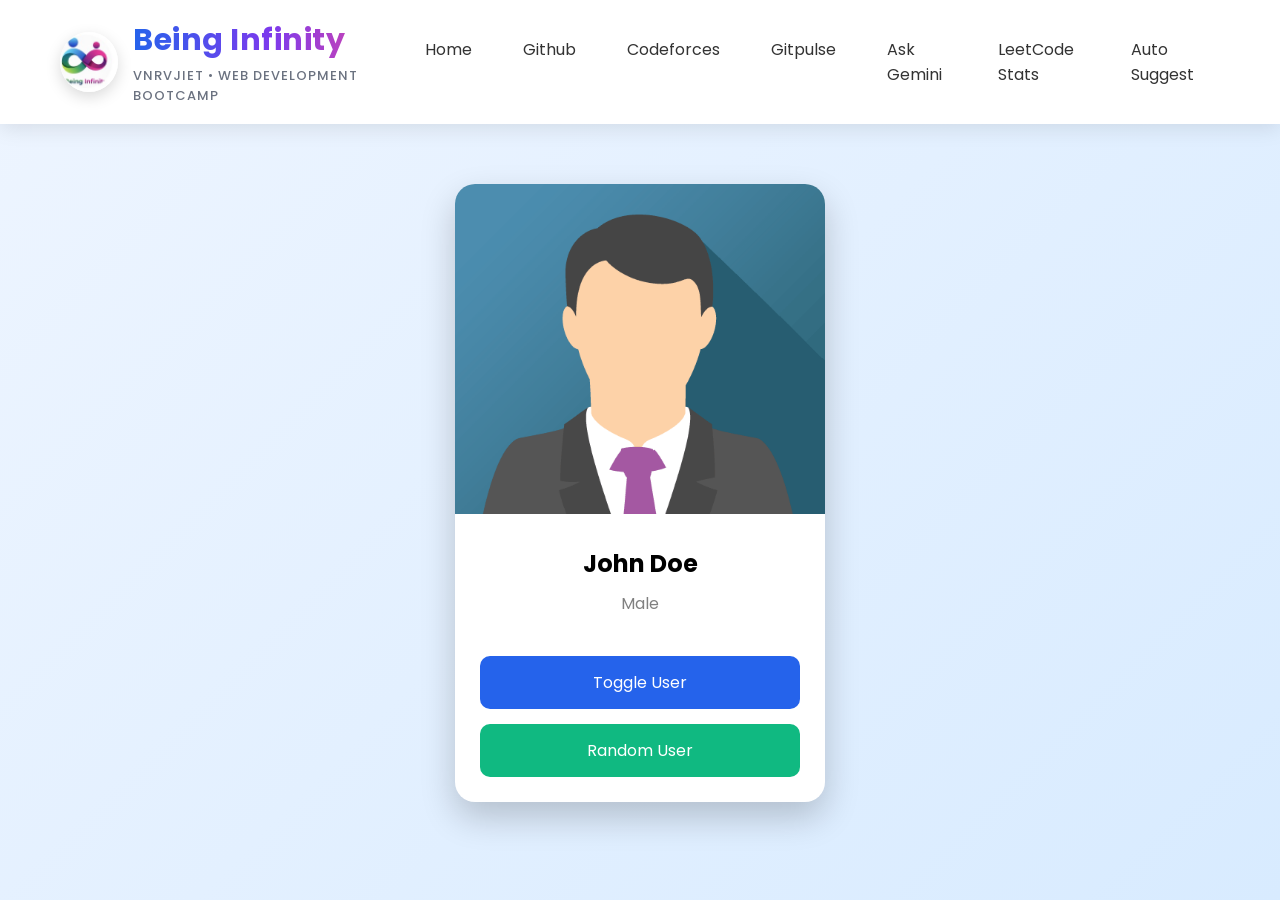
<file: target/classes/static/index.html>
<!DOCTYPE html>
<html lang="en">
<head>

    <meta charset="UTF-8">

    <meta name="viewport" content="width=device-width, initial-scale=1.0">

    <title>Being Infinity</title>

    <link href="https://fonts.googleapis.com/css2?family=Poppins:wght@300;400;500;600;700&display=swap"
        rel="stylesheet">

    <link rel="stylesheet" href="index.css">

</head>

<body>

    <nav class="navbar">

       <div class="logo">

    <img src="being-infinity.png" alt="Being Infinity Logo">

    <div class="logo-text">

        <h2>Being Infinity</h2>

        <p>VNRVJIET • Web Development Bootcamp</p>

    </div>

</div>
        <div class="nav-links">

            <a href="#">Home</a>

            <a href="https://github.com/" target="_blank">Github</a>
            <a href="codeforces-stats.html" target="_blank">Codeforces</a>
            <a href="gitpulse.html" target="_blank"> Gitpulse</a>
            <a href="ask-gemini.html" target="_blank">Ask Gemini</a>
            <a href="leetcode-stats.html"target=_blank">LeetCode Stats</a>
            <a href="autosuggest.html" target="_blank">Auto Suggest</a>
        </div>

    </nav>

    <main>

        <div class="card">

            <img
                id="user-image"
                src="john.png"
                alt="User Image">

            <div class="card-content">

                <h2 id="user-name">John Doe</h2>

                <p id="user-gender">Male</p>

                <button class="toggle-btn" onclick="toggleUser()">

                    Toggle User

                </button>

                <button class="random-btn" onclick="randomUser()">

                    Random User

                </button>

            </div>

        </div>

    </main>

    <script src="index.js"></script>
</body>
</html>
</file>
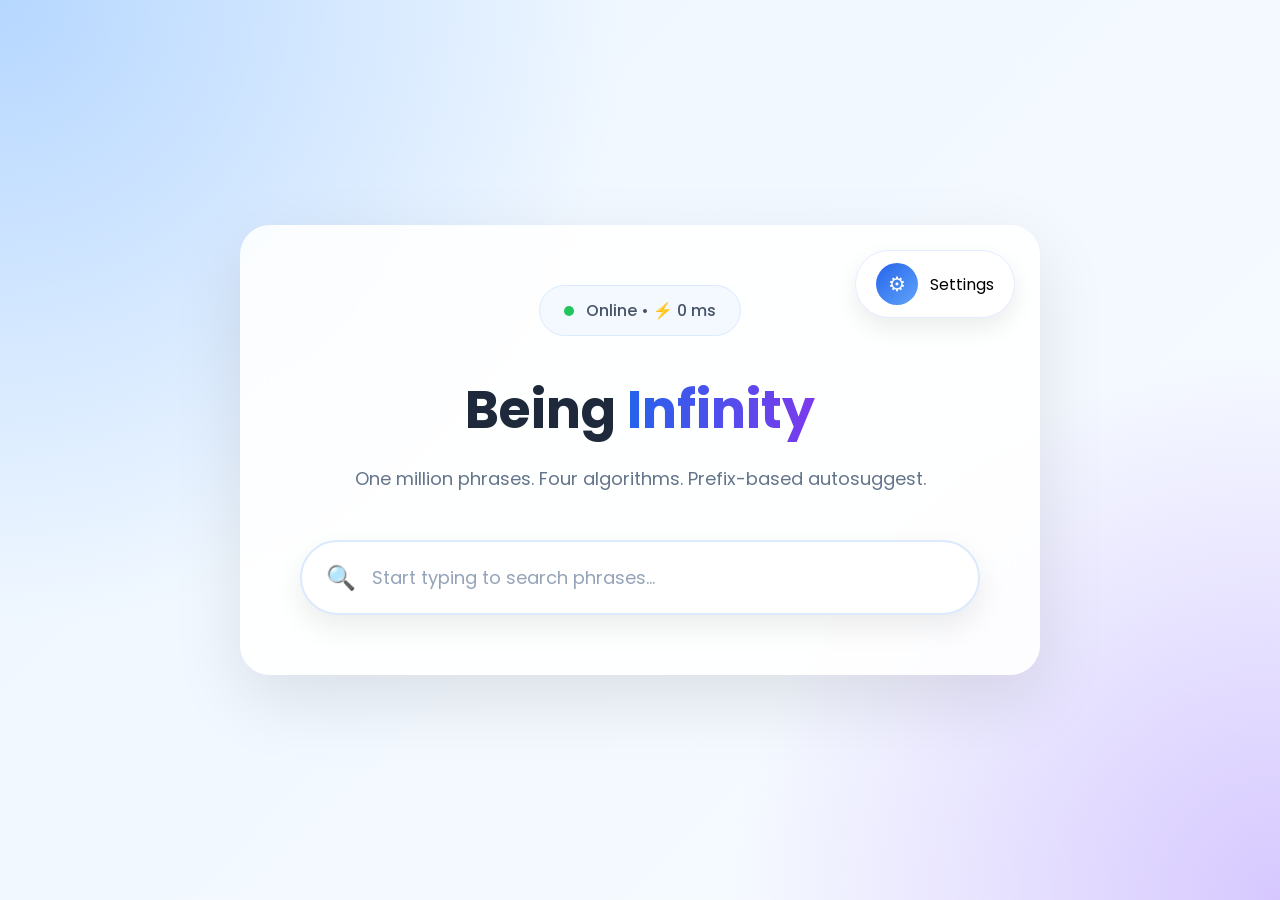
<file: target/classes/static/autosuggest.html>
<!DOCTYPE html>
<html lang="en">
<head>
<meta charset="UTF-8">
<meta name="viewport" content="width=device-width, initial-scale=1.0">

<title>Being Infinity</title>

<link href="https://fonts.googleapis.com/css2?family=Poppins:wght@300;400;500;600;700&display=swap" rel="stylesheet">

<style>

*{
    margin:0;
    padding:0;
    box-sizing:border-box;
    font-family:"Poppins",sans-serif;
}

body{
    min-height:100vh;
    display:flex;
    justify-content:center;
    align-items:center;
    background:
        radial-gradient(circle at top left,#b6d7ff 0%,transparent 40%),
        radial-gradient(circle at bottom right,#d6c8ff 0%,transparent 35%),
        linear-gradient(135deg,#edf6ff,#f8fbff);
}

.container{
    width:800px;
    padding:60px;
    border-radius:30px;
    background:rgba(255,255,255,.88);
    backdrop-filter:blur(20px);
    box-shadow:0 25px 70px rgba(0,0,0,.10);
    text-align:center;
    position:relative;
}

/* Settings Button */

.settings{
    position:absolute;
    top:25px;
    right:25px;
    display:flex;
    align-items:center;
    gap:12px;
    padding:12px 20px;
    border-radius:50px;
    background:white;
    border:1px solid #e6ecff;
    cursor:pointer;
    transition:.4s;
    box-shadow:0 10px 25px rgba(0,0,0,.08);
}

.settings:hover{
    background:linear-gradient(135deg,#2563eb,#4f8cff);
    color:white;
    transform:translateY(-4px);
}

.gear{
    width:42px;
    height:42px;
    border-radius:50%;
    background:linear-gradient(135deg,#2563eb,#60a5fa);
    color:white;
    display:flex;
    justify-content:center;
    align-items:center;
    font-size:20px;
    transition:.5s;
}

.settings:hover .gear{
    transform:rotate(180deg);
    background:white;
    color:#2563eb;
}

/* Status */

.status{
    display:inline-flex;
    align-items:center;
    gap:12px;
    padding:12px 24px;
    border-radius:40px;
    background:#f4f8ff;
    border:1px solid #dbeafe;
    color:#475569;
    margin-bottom:35px;
    font-weight:500;
}

.dot{
    width:10px;
    height:10px;
    border-radius:50%;
    background:#22c55e;
    animation:pulse 1.5s infinite;
}

@keyframes pulse{

0%{
box-shadow:0 0 0 0 rgba(34,197,94,.5);
}

70%{
box-shadow:0 0 0 10px rgba(34,197,94,0);
}

100%{
box-shadow:0 0 0 0 rgba(34,197,94,0);
}

}

/* Heading */

h1{
    font-size:52px;
    margin-bottom:15px;
    color:#1e293b;
}

.gradient{
    background:linear-gradient(90deg,#2563eb,#7c3aed);
    -webkit-background-clip:text;
    -webkit-text-fill-color:transparent;
}

p{
    color:#64748b;
    font-size:18px;
    margin-bottom:45px;
    line-height:1.7;
}

/* Search Bar */

.search-box{
    display:flex;
    align-items:center;
    background:white;
    border:2px solid #dbeafe;
    border-radius:60px;
    padding:18px 24px;
    box-shadow:0 12px 30px rgba(0,0,0,.08);
    transition:.35s;
}

.search-box:hover{
    border-color:#3b82f6;
    box-shadow:0 18px 40px rgba(37,99,235,.18);
}

.search-box span{
    font-size:24px;
    margin-right:16px;
}

.search-box input{
    flex:1;
    border:none;
    outline:none;
    font-size:18px;
    background:transparent;
}

.search-box input::placeholder{
    color:#94a3b8;
}

</style>

</head>

<body>

<div class="container">

    <div class="settings">
        <div class="gear">⚙</div>
        <span>Settings</span>
    </div>

    <div class="status">
        <div class="dot"></div>
        Online • ⚡ 0 ms
    </div>

    <h1>
        Being <span class="gradient">Infinity</span>
    </h1>

    <p>
        One million phrases. Four algorithms. Prefix-based autosuggest.
    </p>

    <div class="search-box">
        <span>🔍</span>
        <input
            type="text"
            placeholder="Start typing to search phrases..."
        >
    </div>

</div>

</body>
</html>
</file>
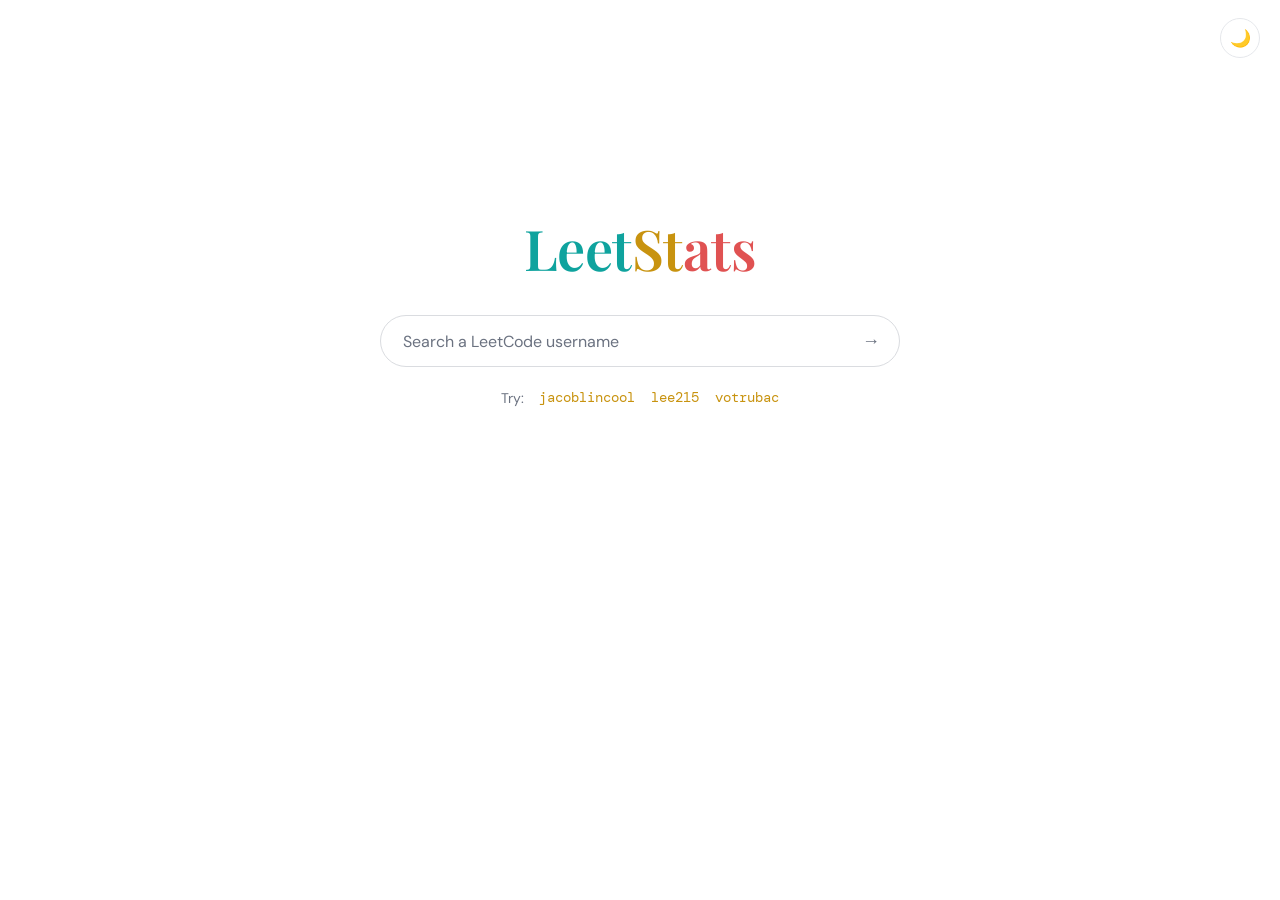
<file: target/classes/static/leetcode-stats.html>
<!DOCTYPE html>
<html lang="en" data-theme="light">
<head>
<meta charset="UTF-8">
<meta name="viewport" content="width=device-width, initial-scale=1.0">
<title>LeetStats</title>
<link rel="preconnect" href="https://fonts.googleapis.com">
<link rel="preconnect" href="https://fonts.gstatic.com" crossorigin>
<link href="https://fonts.googleapis.com/css2?family=Playfair+Display:wght@600&family=DM+Sans:wght@400;500;700&family=DM+Mono:wght@400;500&display=swap" rel="stylesheet">
<style>
  :root, [data-theme="light"] {
    --bg: #ffffff;
    --text: #1f2328;
    --muted: #6b7280;
    --line: #e5e7eb;
    --surface: #ffffff;
    --input-border: #dadce0;
    --input-shadow: rgba(32, 33, 36, 0.12);
    --track: #f0f1f3;
    --easy: #0fa39e;
    --medium: #c8930f;
    --hard: #e05252;
    --accent: #c8930f;
    --card-shadow: 0 1px 3px rgba(32, 33, 36, 0.08), 0 8px 28px rgba(32, 33, 36, 0.06);
  }
  [data-theme="dark"] {
    --bg: #0a0b0d;
    --text: #e9e7e2;
    --muted: #8b8f98;
    --line: rgba(255, 255, 255, 0.09);
    --surface: #121418;
    --input-border: rgba(255, 255, 255, 0.14);
    --input-shadow: rgba(0, 0, 0, 0.5);
    --track: rgba(255, 255, 255, 0.08);
    --easy: #3ddad7;
    --medium: #e3b341;
    --hard: #ff6b6b;
    --accent: #e3b341;
    --card-shadow: 0 20px 50px rgba(0, 0, 0, 0.45);
  }

  * { margin: 0; padding: 0; box-sizing: border-box; }

  html, body { height: 100%; }

  body {
    background: var(--bg);
    color: var(--text);
    font-family: "DM Sans", system-ui, sans-serif;
    display: flex;
    flex-direction: column;
    align-items: center;
    transition: background 0.25s, color 0.25s;
  }

  /* theme toggle, top right */
  .theme-toggle {
    position: fixed;
    top: 18px;
    right: 20px;
    width: 40px;
    height: 40px;
    border-radius: 50%;
    border: 1px solid var(--line);
    background: var(--surface);
    color: var(--text);
    font-size: 17px;
    cursor: pointer;
    display: flex;
    align-items: center;
    justify-content: center;
    transition: background 0.25s, border-color 0.25s, transform 0.15s;
    z-index: 10;
  }
  .theme-toggle:hover { transform: scale(1.06); }
  .theme-toggle:focus-visible { outline: 2px solid var(--accent); outline-offset: 2px; }

  main {
    width: 100%;
    max-width: 640px;
    padding: 0 24px 64px;
    display: flex;
    flex-direction: column;
    align-items: center;
    /* Google-style: sits a bit above vertical center when idle */
    margin-top: clamp(96px, 24vh, 210px);
    transition: margin-top 0.45s cubic-bezier(0.3, 0.8, 0.3, 1);
  }
  body.has-result main { margin-top: 72px; }

  .wordmark {
    font-family: "Playfair Display", serif;
    font-weight: 600;
    font-size: clamp(40px, 8vw, 56px);
    letter-spacing: -0.01em;
    margin-bottom: 30px;
    user-select: none;
  }
  .wordmark .l { color: var(--easy); }
  .wordmark .e { color: var(--medium); }
  .wordmark .t { color: var(--hard); }

  /* search */
  .search {
    width: 100%;
    max-width: 520px;
    display: flex;
    align-items: center;
    gap: 12px;
    background: var(--surface);
    border: 1px solid var(--input-border);
    border-radius: 999px;
    padding: 0 8px 0 22px;
    height: 52px;
    transition: box-shadow 0.2s, border-color 0.2s, background 0.25s;
  }
  .search:focus-within {
    box-shadow: 0 2px 10px var(--input-shadow);
    border-color: transparent;
  }
  [data-theme="dark"] .search:focus-within { border-color: var(--accent); box-shadow: none; }

  .search input {
    flex: 1;
    min-width: 0;
    border: none;
    outline: none;
    background: transparent;
    color: var(--text);
    font-family: "DM Mono", monospace;
    font-size: 16px;
  }
  .search input::placeholder { color: var(--muted); font-family: "DM Sans", sans-serif; }

  .search button {
    border: none;
    background: transparent;
    color: var(--muted);
    font-size: 18px;
    width: 40px;
    height: 40px;
    border-radius: 50%;
    cursor: pointer;
    display: flex;
    align-items: center;
    justify-content: center;
    transition: color 0.15s, background 0.15s;
  }
  .search button:hover { color: var(--accent); background: var(--track); }
  .search button:focus-visible { outline: 2px solid var(--accent); outline-offset: 1px; }
  .search button:disabled { opacity: 0.45; cursor: wait; }

  .try {
    margin-top: 20px;
    font-size: 14px;
    color: var(--muted);
    display: flex;
    gap: 14px;
    align-items: center;
    flex-wrap: wrap;
    justify-content: center;
  }
  .try button {
    background: none;
    border: none;
    padding: 2px 1px;
    color: var(--accent);
    font-family: "DM Mono", monospace;
    font-size: 13.5px;
    cursor: pointer;
    border-bottom: 1px dashed transparent;
    transition: border-color 0.15s;
  }
  .try button:hover { border-bottom-color: var(--accent); }
  .try button:focus-visible { outline: 2px solid var(--accent); outline-offset: 2px; }

  /* states */
  .loader {
    margin-top: 52px;
    width: 34px; height: 34px;
    border: 3px solid var(--track);
    border-top-color: var(--accent);
    border-radius: 50%;
    animation: spin 0.8s linear infinite;
  }
  @keyframes spin { to { transform: rotate(360deg); } }

  .error {
    margin-top: 44px;
    text-align: center;
    color: var(--muted);
    font-size: 14.5px;
    line-height: 1.6;
    max-width: 420px;
  }
  .error b { color: var(--hard); font-weight: 700; display: block; margin-bottom: 4px; }

  /* card */
  .card {
    width: 100%;
    margin-top: 44px;
    background: var(--surface);
    border: 1px solid var(--line);
    border-radius: 18px;
    padding: 30px 34px;
    box-shadow: var(--card-shadow);
    animation: rise 0.45s cubic-bezier(0.2, 0.7, 0.3, 1) both;
    transition: background 0.25s, border-color 0.25s;
  }
  @keyframes rise {
    from { opacity: 0; transform: translateY(14px); }
    to   { opacity: 1; transform: translateY(0); }
  }

  .card-head {
    display: flex;
    justify-content: space-between;
    align-items: baseline;
    gap: 10px;
    flex-wrap: wrap;
    margin-bottom: 26px;
  }
  .card-head a {
    font-family: "Playfair Display", serif;
    font-size: 23px;
    font-weight: 600;
    color: var(--text);
    text-decoration: none;
  }
  .card-head a:hover { color: var(--accent); }
  .card-head .rank {
    font-family: "DM Mono", monospace;
    font-size: 13px;
    color: var(--muted);
  }
  .card-head .rank b { color: var(--accent); font-weight: 500; }

  .card-body {
    display: grid;
    grid-template-columns: 168px 1fr;
    gap: 34px;
    align-items: center;
  }

  .ring-wrap { position: relative; width: 168px; height: 168px; margin: 0 auto; }
  .ring-wrap svg { transform: rotate(-90deg); display: block; }
  .ring-track { fill: none; stroke: var(--track); stroke-width: 9; }
  .ring-fill {
    fill: none;
    stroke: var(--accent);
    stroke-width: 9;
    stroke-linecap: round;
    transition: stroke-dashoffset 1.1s cubic-bezier(0.3, 0.8, 0.3, 1), stroke 0.25s;
  }
  .ring-center {
    position: absolute; inset: 0;
    display: flex; flex-direction: column;
    align-items: center; justify-content: center;
  }
  .ring-center .big {
    font-family: "DM Mono", monospace;
    font-size: 36px;
    line-height: 1;
  }
  .ring-center .small {
    color: var(--muted);
    font-size: 11.5px;
    margin-top: 6px;
    letter-spacing: 0.06em;
    text-transform: uppercase;
  }

  .bars { display: flex; flex-direction: column; gap: 18px; }
  .bar-top {
    display: flex;
    justify-content: space-between;
    align-items: baseline;
    margin-bottom: 7px;
  }
  .bar-top .label {
    font-size: 12.5px;
    font-weight: 700;
    letter-spacing: 0.09em;
    text-transform: uppercase;
  }
  .bar-top .nums {
    font-family: "DM Mono", monospace;
    font-size: 13px;
    color: var(--muted);
  }
  .bar-top .nums b { color: var(--text); font-weight: 500; }
  .bar-track { height: 7px; border-radius: 99px; background: var(--track); overflow: hidden; }
  .bar-fill { height: 100%; width: 0; border-radius: 99px; transition: width 1.1s cubic-bezier(0.3, 0.8, 0.3, 1); }
  .easy   .label { color: var(--easy); }   .easy   .bar-fill { background: var(--easy); }
  .medium .label { color: var(--medium); } .medium .bar-fill { background: var(--medium); }
  .hard   .label { color: var(--hard); }   .hard   .bar-fill { background: var(--hard); }

  .hidden { display: none !important; }

  @media (max-width: 540px) {
    .card { padding: 24px 20px; }
    .card-body { grid-template-columns: 1fr; gap: 26px; }
  }

  @media (prefers-reduced-motion: reduce) {
    * { animation: none !important; transition: none !important; }
  }
</style>
</head>
<body>
  <button class="theme-toggle" id="theme-toggle" aria-label="Switch theme" title="Switch theme">🌙</button>

  <main>
    <h1 class="wordmark"><span class="l">Leet</span><span class="e">St</span><span class="t">ats</span></h1>

    <div class="search">
      <input id="username" type="text" placeholder="Search a LeetCode username" autocomplete="off" spellcheck="false" aria-label="LeetCode username">
      <button id="go" aria-label="Fetch stats" title="Fetch stats">→</button>
    </div>

    <div class="try">
      <span>Try:</span>
      <button data-u="jacoblincool">jacoblincool</button>
      <button data-u="lee215">lee215</button>
      <button data-u="votrubac">votrubac</button>
    </div>

    <div id="loading" class="loader hidden" role="status" aria-label="Loading"></div>

    <div id="error" class="error hidden" role="alert">
      <b>Couldn't fetch that profile</b>
      <span id="error-msg"></span>
    </div>

    <section id="card" class="card hidden" aria-live="polite">
      <div class="card-head">
        <a id="profile-link" href="#" target="_blank" rel="noopener"></a>
        <span class="rank">Rank <b id="ranking">—</b></span>
      </div>
      <div class="card-body">
        <div class="ring-wrap">
          <svg width="168" height="168" viewBox="0 0 168 168" aria-hidden="true">
            <circle class="ring-track" cx="84" cy="84" r="74"></circle>
            <circle class="ring-fill" id="ring" cx="84" cy="84" r="74"></circle>
          </svg>
          <div class="ring-center">
            <div class="big" id="total-solved">0</div>
            <div class="small" id="total-label">solved</div>
          </div>
        </div>
        <div class="bars">
          <div class="bar-row easy">
            <div class="bar-top"><span class="label">Easy</span>
              <span class="nums"><b id="easy-solved">0</b> / <span id="easy-total">0</span></span></div>
            <div class="bar-track"><div class="bar-fill" id="easy-bar"></div></div>
          </div>
          <div class="bar-row medium">
            <div class="bar-top"><span class="label">Medium</span>
              <span class="nums"><b id="medium-solved">0</b> / <span id="medium-total">0</span></span></div>
            <div class="bar-track"><div class="bar-fill" id="medium-bar"></div></div>
          </div>
          <div class="bar-row hard">
            <div class="bar-top"><span class="label">Hard</span>
              <span class="nums"><b id="hard-solved">0</b> / <span id="hard-total">0</span></span></div>
            <div class="bar-track"><div class="bar-fill" id="hard-bar"></div></div>
          </div>
        </div>
      </div>
    </section>
  </main>

<script>
(function () {
  "use strict";

  /* ---------- theme ---------- */
  var root = document.documentElement;
  var toggle = document.getElementById("theme-toggle");
  var prefersDark = window.matchMedia("(prefers-color-scheme: dark)").matches;
  setTheme(prefersDark ? "dark" : "light");

  function setTheme(t) {
    root.setAttribute("data-theme", t);
    toggle.textContent = t === "dark" ? "☀️" : "🌙";
  }
  toggle.addEventListener("click", function () {
    setTheme(root.getAttribute("data-theme") === "dark" ? "light" : "dark");
  });

  /* ---------- elements ---------- */
  var input = document.getElementById("username");
  var goBtn = document.getElementById("go");
  var loadingEl = document.getElementById("loading");
  var errorEl = document.getElementById("error");
  var errorMsg = document.getElementById("error-msg");
  var cardEl = document.getElementById("card");

  var RING_R = 74;
  var RING_C = 2 * Math.PI * RING_R;
  var ring = document.getElementById("ring");
  ring.setAttribute("stroke-dasharray", RING_C);
  ring.setAttribute("stroke-dashoffset", RING_C);

  /* ---------- data sources (tried in order) ---------- */
  var SOURCES = [
    {
      url: function (u) { return "https://leetcode-api-faisalshohag.vercel.app/" + encodeURIComponent(u); },
      parse: function (d) {
        if (!d || d.errors || d.totalSolved === undefined) return null;
        return pick(d);
      }
    },
    {
      url: function (u) { return "https://alfa-leetcode-api.onrender.com/userProfile/" + encodeURIComponent(u); },
      parse: function (d) {
        if (!d || d.errors || d.totalSolved === undefined) return null;
        return pick(d);
      }
    },
    {
      url: function (u) { return "https://leetcode-stats-api.herokuapp.com/" + encodeURIComponent(u); },
      parse: function (d) {
        if (!d || d.status !== "success") return null;
        return pick(d);
      }
    }
  ];

  function pick(d) {
    return {
      totalSolved: d.totalSolved, totalQuestions: d.totalQuestions,
      easySolved: d.easySolved, totalEasy: d.totalEasy,
      mediumSolved: d.mediumSolved, totalMedium: d.totalMedium,
      hardSolved: d.hardSolved, totalHard: d.totalHard,
      ranking: d.ranking
    };
  }

  function fetchWithTimeout(url, ms) {
    var ctrl = new AbortController();
    var t = setTimeout(function () { ctrl.abort(); }, ms);
    return fetch(url, { signal: ctrl.signal })
      .then(function (r) { return r.json(); })
      .finally(function () { clearTimeout(t); });
  }

  function fetchStats(username) {
    var i = 0;
    function tryNext() {
      if (i >= SOURCES.length) return Promise.reject(new Error("all sources failed"));
      var src = SOURCES[i++];
      return fetchWithTimeout(src.url(username), 12000)
        .then(function (json) {
          var parsed = src.parse(json);
          return parsed || tryNext();
        })
        .catch(function () { return tryNext(); });
    }
    return tryNext();
  }

  /* ---------- rendering ---------- */
  function fmt(n) {
    if (n === null || n === undefined || isNaN(n)) return "—";
    return Number(n).toLocaleString("en-US");
  }

  function countUp(el, target, ms) {
    var reduce = window.matchMedia("(prefers-reduced-motion: reduce)").matches;
    if (reduce || !target) { el.textContent = fmt(target || 0); return; }
    var start = performance.now();
    (function step(now) {
      var p = Math.min(((now || performance.now()) - start) / ms, 1);
      var eased = 1 - Math.pow(1 - p, 3);
      el.textContent = fmt(Math.round(target * eased));
      if (p < 1) requestAnimationFrame(step);
    })();
  }

  function setBar(id, solved, total) {
    var pct = total > 0 ? (solved / total) * 100 : 0;
    document.getElementById(id).style.width = Math.max(pct, solved > 0 ? 2 : 0) + "%";
  }

  function render(username, s) {
    var link = document.getElementById("profile-link");
    link.textContent = username;
    link.href = "https://leetcode.com/u/" + encodeURIComponent(username) + "/";

    document.getElementById("ranking").textContent = "#" + fmt(s.ranking);
    document.getElementById("total-label").textContent = "of " + fmt(s.totalQuestions);
    document.getElementById("easy-solved").textContent = fmt(s.easySolved);
    document.getElementById("easy-total").textContent = fmt(s.totalEasy);
    document.getElementById("medium-solved").textContent = fmt(s.mediumSolved);
    document.getElementById("medium-total").textContent = fmt(s.totalMedium);
    document.getElementById("hard-solved").textContent = fmt(s.hardSolved);
    document.getElementById("hard-total").textContent = fmt(s.totalHard);

    document.body.classList.add("has-result");
    cardEl.classList.remove("hidden");

    requestAnimationFrame(function () {
      requestAnimationFrame(function () {
        countUp(document.getElementById("total-solved"), s.totalSolved, 1100);
        var pct = s.totalQuestions > 0 ? s.totalSolved / s.totalQuestions : 0;
        ring.setAttribute("stroke-dashoffset", RING_C * (1 - pct));
        setBar("easy-bar", s.easySolved, s.totalEasy);
        setBar("medium-bar", s.mediumSolved, s.totalMedium);
        setBar("hard-bar", s.hardSolved, s.totalHard);
      });
    });
  }

  function resetCard() {
    ring.setAttribute("stroke-dashoffset", RING_C);
    ["easy-bar", "medium-bar", "hard-bar"].forEach(function (id) {
      document.getElementById(id).style.width = "0";
    });
    document.getElementById("total-solved").textContent = "0";
  }

  /* ---------- flow ---------- */
  var busy = false;

  function lookup(username) {
    username = (username || "").trim();
    if (!username || busy) return;
    busy = true;

    input.value = username;
    goBtn.disabled = true;
    errorEl.classList.add("hidden");
    cardEl.classList.add("hidden");
    resetCard();
    loadingEl.classList.remove("hidden");

    fetchStats(username)
      .then(function (stats) {
        loadingEl.classList.add("hidden");
        render(username, stats);
      })
      .catch(function () {
        loadingEl.classList.add("hidden");
        errorMsg.textContent = 'No stats found for "' + username +
          '". Check the spelling, or the public stats APIs may be briefly busy — try again in a moment.';
        errorEl.classList.remove("hidden");
      })
      .finally(function () {
        goBtn.disabled = false;
        busy = false;
      });
  }

  goBtn.addEventListener("click", function () { lookup(input.value); });
  input.addEventListener("keydown", function (e) { if (e.key === "Enter") lookup(input.value); });
  document.querySelectorAll(".try button").forEach(function (b) {
    b.addEventListener("click", function () { lookup(b.dataset.u); });
  });
})();
</script>
</body>
</html>
</file>
<file: target/classes/static/index.css>
*{
    margin:0;
    padding:0;
    box-sizing:border-box;
    font-family:'Poppins',sans-serif;
}

body{

    background:linear-gradient(135deg,#eef5ff,#d8ebff);

    min-height:100vh;

}

.navbar{

    display:flex;

    justify-content:space-between;

    align-items:center;

    padding:18px 60px;

    background:white;

    box-shadow:0 4px 20px rgba(0,0,0,.1);

}

/* ===========================
   Logo
=========================== */

.logo{

    display:flex;

    align-items:center;

    gap:15px;

}

.logo img{

    width:60px;

    height:60px;

    border-radius:50%;

    object-fit:cover;

    box-shadow:0 5px 15px rgba(0,0,0,.15);

}

.logo-text{
    display:flex;

    flex-direction:column;

    justify-content:center;

}

.logo-text h2{

    margin:0;

    font-size:30px;

    font-weight:700;

    background:linear-gradient(90deg,#2563eb,#7c3aed,#ec4899);

    -webkit-background-clip:text;

    -webkit-text-fill-color:transparent;

    letter-spacing:.5px;

}

.logo-text p{

    margin-top:3px;

    color:#6b7280;

    font-size:13px;

    font-weight:500;

    letter-spacing:1px;

    text-transform:uppercase;

}
.nav-links{

    display:flex;

    gap:15px;

}

.nav-links a{

    text-decoration:none;

    color:#333;

    padding:10px 18px;

    border-radius:8px;

    transition:.3s;

}

.nav-links a:hover{

    background:#2563eb;

    color:white;

}

main{

    display:flex;

    justify-content:center;

    align-items:center;

    margin-top:60px;

}

.card{

    width:370px;

    background:white;

    border-radius:20px;

    overflow:hidden;

    box-shadow:0 15px 35px rgba(0,0,0,.2);

    transition:.3s;

}

.card:hover{

    transform:translateY(-8px);

}

.card img{

    width:100%;

    height:330px;

    object-fit:cover;

}

.card-content{

    padding:25px;

    text-align:center;

}

.card-content h2{

    margin-bottom:10px;

}

#user-gender{

    color:gray;

    margin-bottom:25px;

}

button{

    width:100%;

    padding:14px;

    border:none;

    border-radius:10px;

    margin-top:15px;

    cursor:pointer;

    font-size:16px;

    transition:.3s;

}

.toggle-btn{

    background:#2563eb;

    color:white;

}

.toggle-btn:hover{

    background:#1d4ed8;

}

.random-btn{

    background:#10b981;

    color:white;

}

.random-btn:hover{

    background:#059669;

}
</file>
